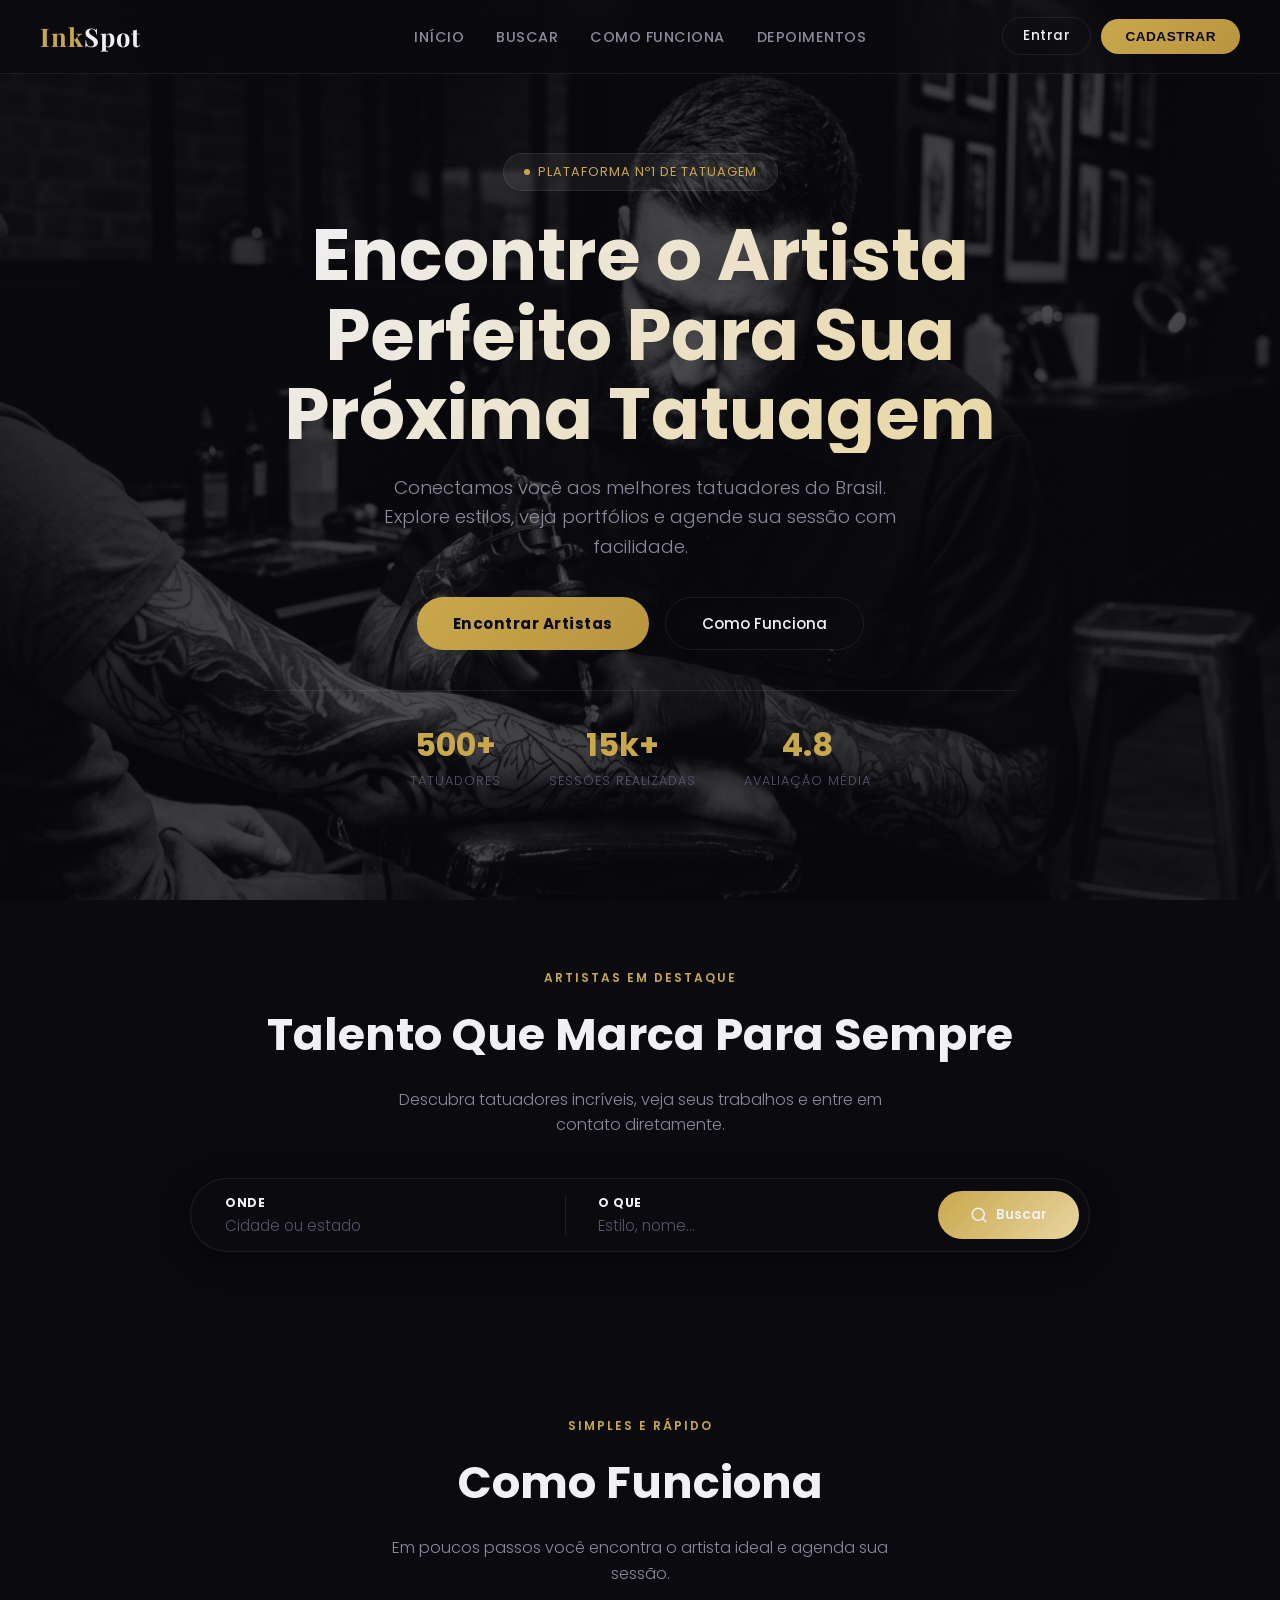
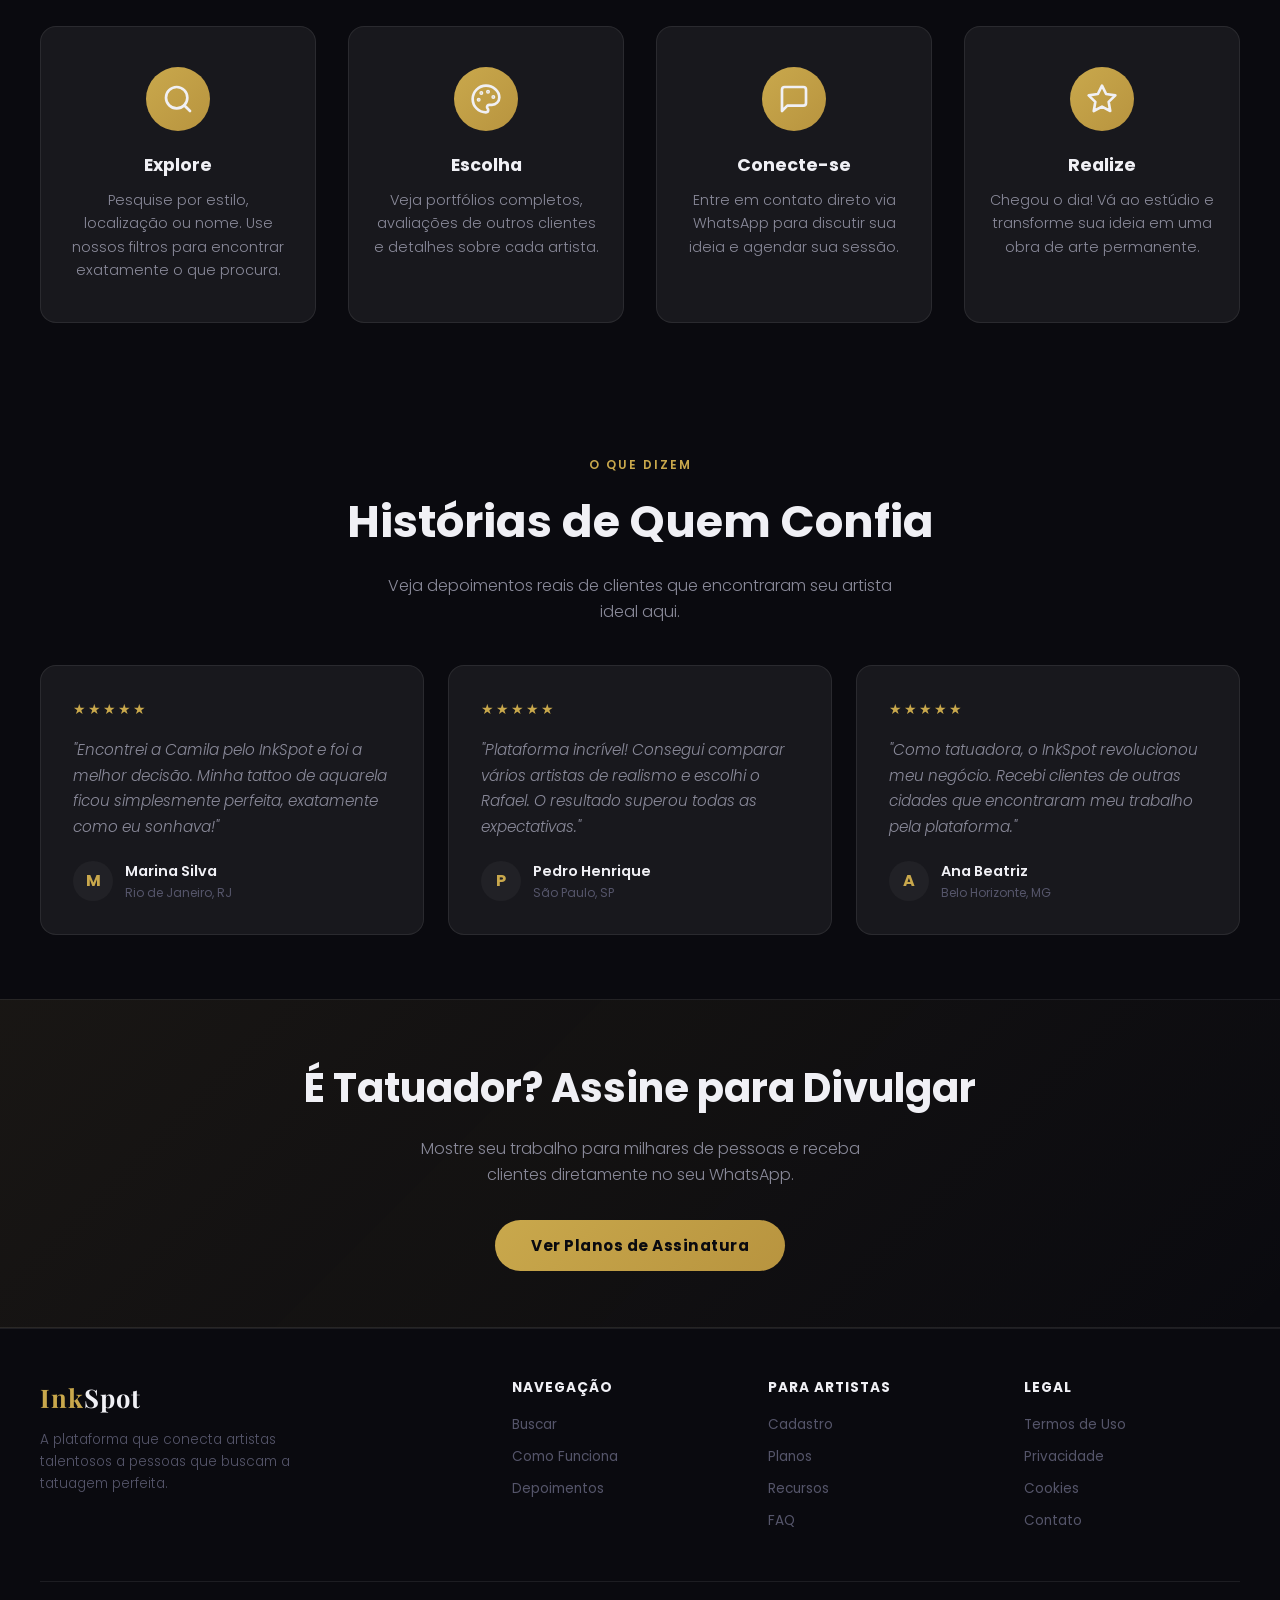
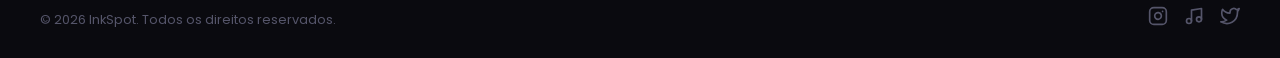
<file: Cursos/218191 - PROJETO INTEGRADOR III - NEGÓCIOS DIGITAIS (MAT) 0101-03-26-1s/AppTatto/Index.html>
<!DOCTYPE html>
<html lang="pt-BR">

<head>
  <meta charset="UTF-8">
  <meta name="viewport" content="width=device-width, initial-scale=1.0">
  <meta name="description"
    content="InkSpot — Encontre os melhores tatuadores da sua região. Veja portfólios, avaliações e agende sua sessão.">
  <title>InkSpot — Encontre Tatuadores Incríveis</title>
  <link rel="stylesheet" href="styles.css">
</head>

<body>

  <!-- Navbar -->
  <nav class="navbar" id="navbar">
    <a href="#" class="nav-logo">Ink<span>Spot</span></a>
    <ul class="nav-links" id="navLinks"><li><a href="Index.html">Início</a></li><li><a href="buscar.html">Buscar</a></li>
      <li><a href="#how">Como Funciona</a></li>
      <li><a href="#testimonials">Depoimentos</a></li>
    </ul>
    <div class="nav-right">

      <div id="navAuthArea">
        <button class="nav-login-btn" onclick="openAuth('login')">Entrar</button>
        <button class="nav-cta" onclick="openAuth('register')">Cadastrar</button>
      </div>
      <button class="nav-toggle" id="navToggle" aria-label="Menu">
        <span></span><span></span><span></span>
      </button>
    </div>
  </nav>

  <!-- Hero -->
  <section class="hero" id="hero">
    <div class="hero-bg"></div>
    <div class="hero-content">
      <div class="hero-badge">Plataforma Nº1 de Tatuagem</div>
      <h1>Encontre o Artista Perfeito Para Sua Próxima Tatuagem</h1>
      <p>Conectamos você aos melhores tatuadores do Brasil. Explore estilos, veja portfólios e agende sua sessão com
        facilidade.</p>
      <div class="hero-actions">
        <button class="btn-primary" onclick="document.getElementById('artists').scrollIntoView({behavior:'smooth'})">Encontrar Artistas</button>
        <button class="btn-outline" onclick="document.getElementById('how').scrollIntoView({behavior:'smooth'})">Como
          Funciona</button>
      </div>
      <div class="hero-stats">
        <div class="hero-stat">
          <h3>500+</h3>
          <p>Tatuadores</p>
        </div>
        <div class="hero-stat">
          <h3>15k+</h3>
          <p>Sessões Realizadas</p>
        </div>
        <div class="hero-stat">
          <h3>4.8</h3>
          <p>Avaliação Média</p>
        </div>
      </div>
    </div>
  </section>

  <!-- Artists -->
  <section class="section" id="artists">
    <div class="section-header fade-in">
      <span class="section-tag">Artistas em Destaque</span>
      <h2>Talento Que Marca Para Sempre</h2>
      <p>Descubra tatuadores incríveis, veja seus trabalhos e entre em contato diretamente.</p>
    </div>
    <!-- Search Panel (Airbnb Style) -->
    <div class="search-panel fade-in">
      <div class="search-panel-field">
        <label for="cepInput">Onde</label>
        <input type="text" id="cepInput" placeholder="Cidade ou estado">
      </div>
      <div class="search-panel-divider"></div>
      <div class="search-panel-field">
        <label for="searchInput">O que</label>
        <input type="text" id="searchInput" placeholder="Estilo, nome...">
      </div>
      <div class="search-panel-actions">
        <button class="search-panel-btn" id="searchBtn">
          <svg width="18" height="18" viewBox="0 0 24 24" fill="none" stroke="currentColor" stroke-width="2" stroke-linecap="round" stroke-linejoin="round">
            <circle cx="11" cy="11" r="8"></circle>
            <line x1="21" y1="21" x2="16.65" y2="16.65"></line>
          </svg>
          Buscar
        </button>
      </div>
    </div>
  </section>

  <!-- How It Works -->
  <section class="section" id="how">
    <div class="section-header fade-in">
      <span class="section-tag">Simples e Rápido</span>
      <h2>Como Funciona</h2>
      <p>Em poucos passos você encontra o artista ideal e agenda sua sessão.</p>
    </div>
    <div class="steps-grid">
      <div class="step-card fade-in">
        <div class="step-icon"><svg width="32" height="32" viewBox="0 0 24 24" fill="none" stroke="currentColor"
            stroke-width="2" stroke-linecap="round" stroke-linejoin="round">
            <circle cx="11" cy="11" r="8"></circle>
            <line x1="21" y1="21" x2="16.65" y2="16.65"></line>
          </svg></div>
        <h3>Explore</h3>
        <p>Pesquise por estilo, localização ou nome. Use nossos filtros para encontrar exatamente o que procura.</p>
      </div>
      <div class="step-card fade-in">
        <div class="step-icon"><svg width="32" height="32" viewBox="0 0 24 24" fill="none" stroke="currentColor"
            stroke-width="2" stroke-linecap="round" stroke-linejoin="round">
            <circle cx="13.5" cy="6.5" r=".5" fill="currentColor"></circle>
            <circle cx="17.5" cy="10.5" r=".5" fill="currentColor"></circle>
            <circle cx="8.5" cy="7.5" r=".5" fill="currentColor"></circle>
            <circle cx="6.5" cy="12.5" r=".5" fill="currentColor"></circle>
            <path
              d="M12 2C6.5 2 2 6.5 2 12s4.5 10 10 10c.926 0 1.648-.746 1.648-1.688 0-.437-.18-.835-.437-1.125-.29-.289-.438-.652-.438-1.125a1.64 1.64 0 0 1 1.668-1.668h1.996c3.051 0 5.555-2.503 5.555-5.554C21.965 6.012 17.461 2 12 2z">
            </path>
          </svg></div>
        <h3>Escolha</h3>
        <p>Veja portfólios completos, avaliações de outros clientes e detalhes sobre cada artista.</p>
      </div>
      <div class="step-card fade-in">
        <div class="step-icon"><svg width="32" height="32" viewBox="0 0 24 24" fill="none" stroke="currentColor"
            stroke-width="2" stroke-linecap="round" stroke-linejoin="round">
            <path d="M21 15a2 2 0 0 1-2 2H7l-4 4V5a2 2 0 0 1 2-2h14a2 2 0 0 1 2 2z"></path>
          </svg></div>
        <h3>Conecte-se</h3>
        <p>Entre em contato direto via WhatsApp para discutir sua ideia e agendar sua sessão.</p>
      </div>
      <div class="step-card fade-in">
        <div class="step-icon"><svg width="32" height="32" viewBox="0 0 24 24" fill="none" stroke="currentColor"
            stroke-width="2" stroke-linecap="round" stroke-linejoin="round">
            <polygon
              points="12 2 15.09 8.26 22 9.27 17 14.14 18.18 21.02 12 17.77 5.82 21.02 7 14.14 2 9.27 8.91 8.26 12 2">
            </polygon>
          </svg></div>
        <h3>Realize</h3>
        <p>Chegou o dia! Vá ao estúdio e transforme sua ideia em uma obra de arte permanente.</p>
      </div>
    </div>
  </section>

  <!-- Testimonials -->
  <section class="section" id="testimonials">
    <div class="section-header fade-in">
      <span class="section-tag">O Que Dizem</span>
      <h2>Histórias de Quem Confia</h2>
      <p>Veja depoimentos reais de clientes que encontraram seu artista ideal aqui.</p>
    </div>
    <div class="testimonials-grid">
      <div class="testimonial-card fade-in">
        <div class="testimonial-stars">★★★★★</div>
        <blockquote>"Encontrei a Camila pelo InkSpot e foi a melhor decisão. Minha tattoo de aquarela ficou simplesmente
          perfeita, exatamente como eu sonhava!"</blockquote>
        <div class="testimonial-author">
          <div class="testimonial-author-avatar">M</div>
          <div class="testimonial-author-info">
            <p>Marina Silva</p>
            <p>Rio de Janeiro, RJ</p>
          </div>
        </div>
      </div>
      <div class="testimonial-card fade-in">
        <div class="testimonial-stars">★★★★★</div>
        <blockquote>"Plataforma incrível! Consegui comparar vários artistas de realismo e escolhi o Rafael. O resultado
          superou todas as expectativas."</blockquote>
        <div class="testimonial-author">
          <div class="testimonial-author-avatar">P</div>
          <div class="testimonial-author-info">
            <p>Pedro Henrique</p>
            <p>São Paulo, SP</p>
          </div>
        </div>
      </div>
      <div class="testimonial-card fade-in">
        <div class="testimonial-stars">★★★★★</div>
        <blockquote>"Como tatuadora, o InkSpot revolucionou meu negócio. Recebi clientes de outras cidades que
          encontraram meu trabalho pela plataforma."</blockquote>
        <div class="testimonial-author">
          <div class="testimonial-author-avatar">A</div>
          <div class="testimonial-author-info">
            <p>Ana Beatriz</p>
            <p>Belo Horizonte, MG</p>
          </div>
        </div>
      </div>
    </div>
  </section>

  <!-- CTA -->
  <section class="cta-section fade-in">
    <h2>É Tatuador? Assine para Divulgar</h2>
    <p>Mostre seu trabalho para milhares de pessoas e receba clientes diretamente no seu WhatsApp.</p>
    <button class="btn-primary" onclick="openAuth('register')">Ver Planos de Assinatura</button>
  </section>

  <!-- Footer -->
  <footer class="footer">
    <div class="footer-grid">
      <div class="footer-brand">
        <a href="#" class="nav-logo">Ink<span>Spot</span></a>
        <p>A plataforma que conecta artistas talentosos a pessoas que buscam a tatuagem perfeita.</p>
      </div>
      <div class="footer-col">
        <h4>Navegação</h4>
        <a href="buscar.html">Buscar</a>
        <a href="#how">Como Funciona</a>
        <a href="#testimonials">Depoimentos</a>
      </div>
      <div class="footer-col">
        <h4>Para Artistas</h4>
        <a href="#">Cadastro</a>
        <a href="#">Planos</a>
        <a href="#">Recursos</a>
        <a href="#">FAQ</a>
      </div>
      <div class="footer-col">
        <h4>Legal</h4>
        <a href="#">Termos de Uso</a>
        <a href="#">Privacidade</a>
        <a href="#">Cookies</a>
        <a href="#">Contato</a>
      </div>
    </div>
    <div class="footer-bottom">
      <span>© 2026 InkSpot. Todos os direitos reservados.</span>
      <div class="footer-socials">
        <a href="#" aria-label="Instagram"><svg width="20" height="20" viewBox="0 0 24 24" fill="none"
            stroke="currentColor" stroke-width="2" stroke-linecap="round" stroke-linejoin="round">
            <rect x="2" y="2" width="20" height="20" rx="5" ry="5"></rect>
            <path d="M16 11.37A4 4 0 1 1 12.63 8 4 4 0 0 1 16 11.37z"></path>
            <line x1="17.5" y1="6.5" x2="17.51" y2="6.5"></line>
          </svg></a>
        <a href="#" aria-label="TikTok"><svg width="20" height="20" viewBox="0 0 24 24" fill="none"
            stroke="currentColor" stroke-width="2" stroke-linecap="round" stroke-linejoin="round">
            <path d="M9 18V5l12-2v13"></path>
            <circle cx="6" cy="18" r="3"></circle>
            <circle cx="18" cy="16" r="3"></circle>
          </svg></a>
        <a href="#" aria-label="Twitter"><svg width="20" height="20" viewBox="0 0 24 24" fill="none"
            stroke="currentColor" stroke-width="2" stroke-linecap="round" stroke-linejoin="round">
            <path
              d="M23 3a10.9 10.9 0 0 1-3.14 1.53 4.48 4.48 0 0 0-7.86 3v1A10.66 10.66 0 0 1 3 4s-4 9 5 13a11.64 11.64 0 0 1-7 2c9 5 20 0 20-11.5a4.5 4.5 0 0 0-.08-.83A7.72 7.72 0 0 0 23 3z">
            </path>
          </svg></a>
      </div>
    </div>
  </footer>

  <!-- Modal -->
  <div class="modal-overlay" id="modalOverlay">
    <div class="modal" id="modalContent"></div>
  </div>

  <!-- Auth Modal -->
  <div class="modal-overlay" id="authOverlay">
    <div class="auth-modal" id="authModal"></div>
  </div>

  <script src="app.js"></script>
  <script src="auth.js"></script>
</body>

</html>
</file>
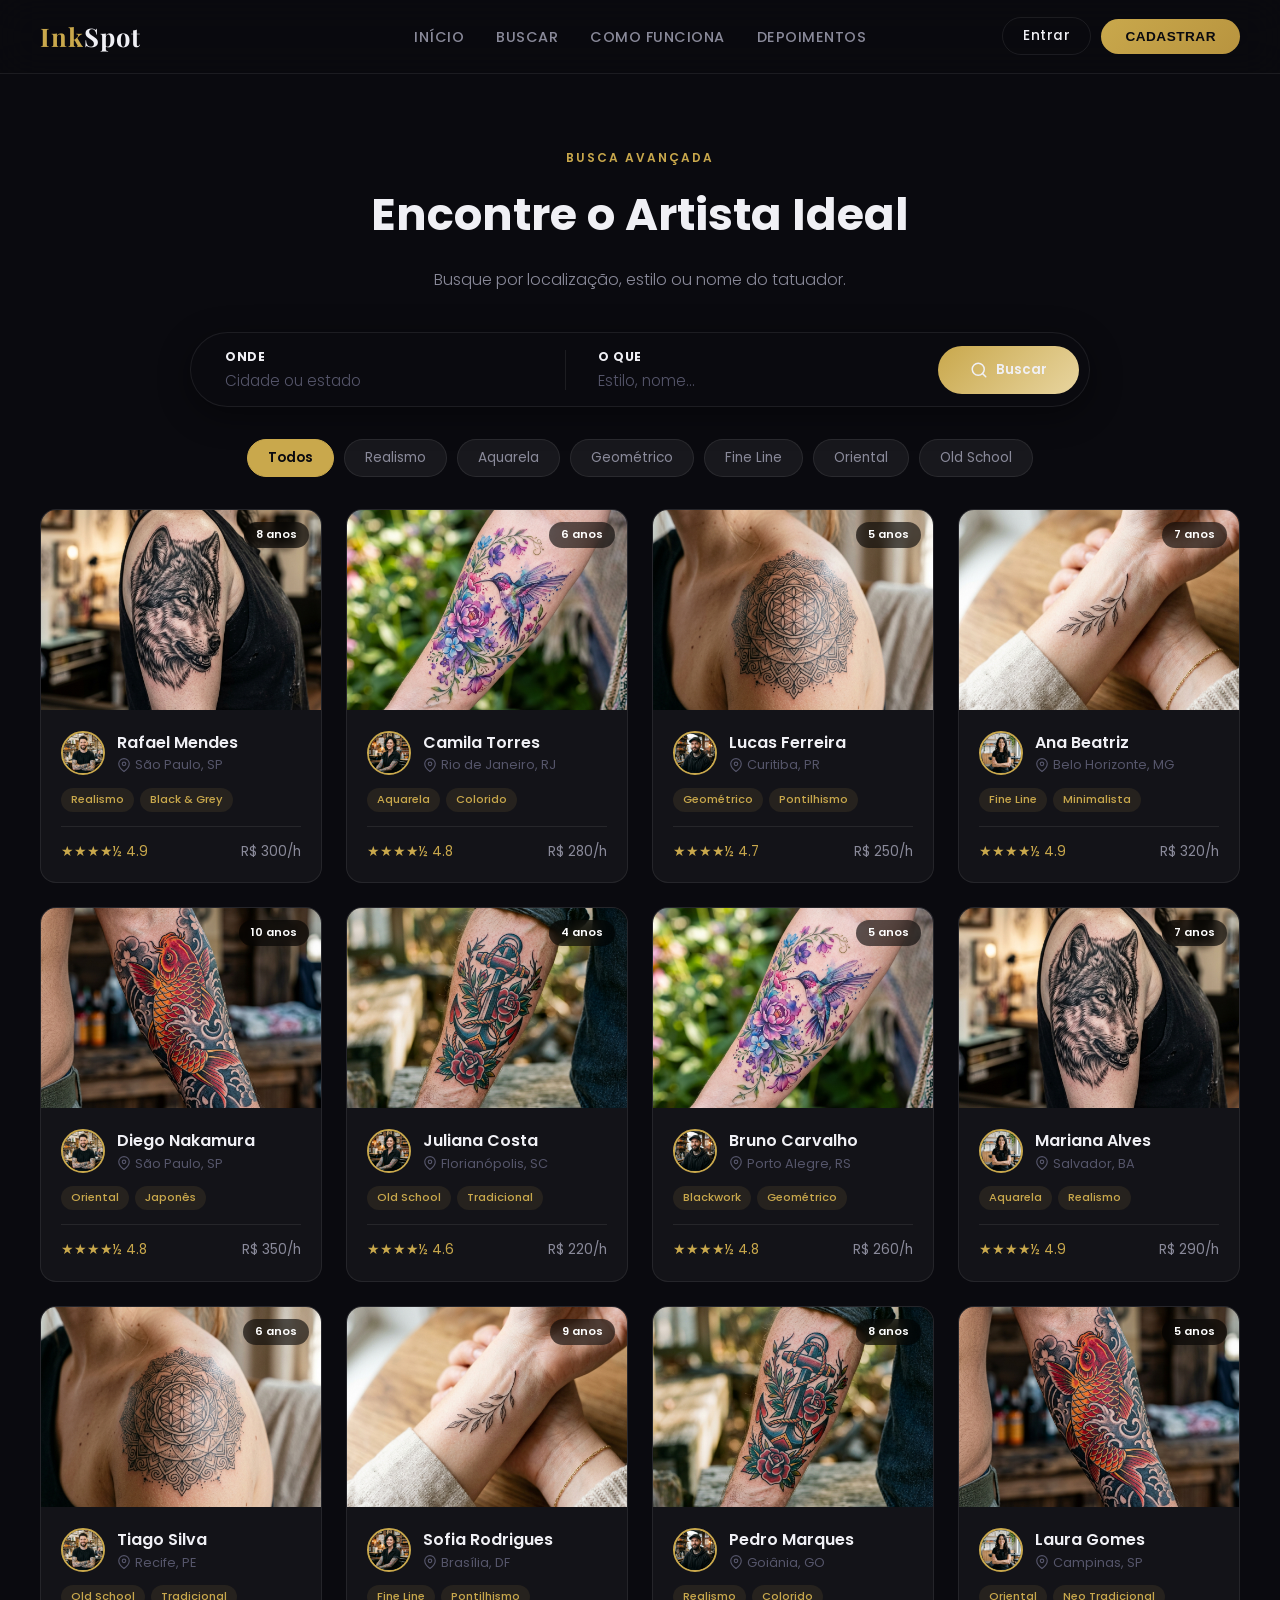
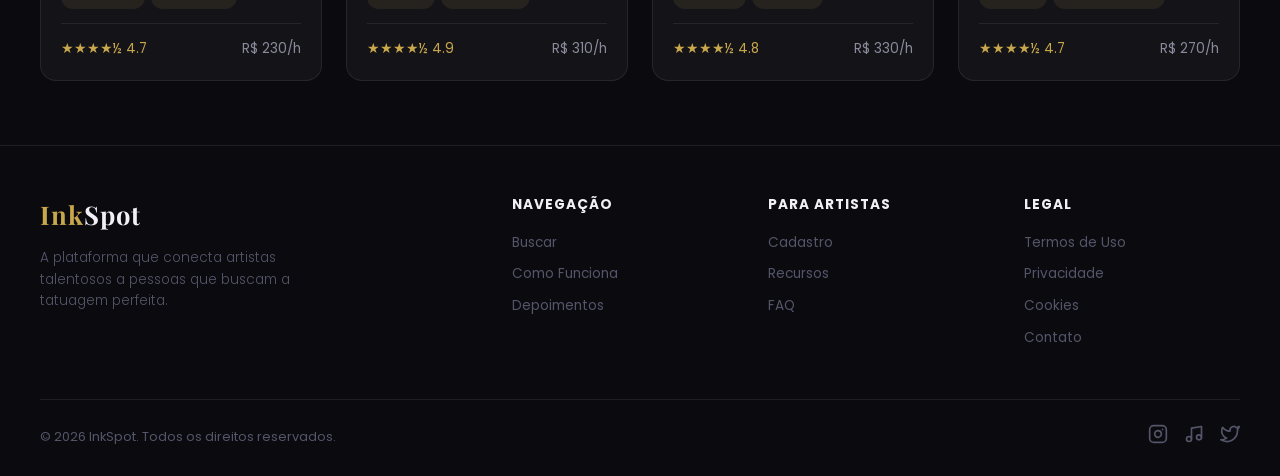
<file: Cursos/218191 - PROJETO INTEGRADOR III - NEGÓCIOS DIGITAIS (MAT) 0101-03-26-1s/AppTatto/buscar.html>
<!DOCTYPE html>
<html lang="pt-BR">

<head>
  <meta charset="UTF-8">
  <meta name="viewport" content="width=device-width, initial-scale=1.0">
  <meta name="description"
    content="InkSpot — Encontre os melhores tatuadores da sua região. Veja portfólios, avaliações e agende sua sessão.">
  <title>Buscar Artistas — InkSpot</title>
  <link rel="stylesheet" href="styles.css">
</head>

<body>

  <!-- Navbar -->
  <nav class="navbar" id="navbar">
    <a href="Index.html" class="nav-logo">Ink<span>Spot</span></a>
    <ul class="nav-links" id="navLinks">
      <li><a href="Index.html">Início</a></li>
      <li><a href="buscar.html">Buscar</a></li>
      <li><a href="Index.html#how">Como Funciona</a></li>
      <li><a href="Index.html#testimonials">Depoimentos</a></li>
    </ul>
    <div class="nav-right">

      <div id="navAuthArea">
        <button class="nav-login-btn" onclick="openAuth('login')">Entrar</button>
        <button class="nav-cta" onclick="openAuth('register')">Cadastrar</button>
      </div>
      <button class="nav-toggle" id="navToggle" aria-label="Menu">
        <span></span><span></span><span></span>
      </button>
    </div>
  </nav>

  <!-- Hero Search -->
  <section class="section" id="artists" style="margin-top: 80px;">
    <div class="section-header fade-in">
      <span class="section-tag">Busca Avançada</span>
      <h2>Encontre o Artista Ideal</h2>
      <p>Busque por localização, estilo ou nome do tatuador.</p>
    </div>

    <!-- Search Panel (Airbnb Style) -->
    <div class="search-panel fade-in">
      <div class="search-panel-field">
        <label for="cepInput">Onde</label>
        <input type="text" id="cepInput" placeholder="Cidade ou estado">
      </div>
      <div class="search-panel-divider"></div>
      <div class="search-panel-field">
        <label for="searchInput">O que</label>
        <input type="text" id="searchInput" placeholder="Estilo, nome...">
      </div>
      <div class="search-panel-actions">
        <button class="search-panel-btn" id="searchBtn">
          <svg width="18" height="18" viewBox="0 0 24 24" fill="none" stroke="currentColor" stroke-width="2" stroke-linecap="round" stroke-linejoin="round">
            <circle cx="11" cy="11" r="8"></circle>
            <line x1="21" y1="21" x2="16.65" y2="16.65"></line>
          </svg>
          Buscar
        </button>
      </div>
    </div>

    <div class="style-filters fade-in">
      <button class="filter-btn active" data-style="all">Todos</button>
      <button class="filter-btn" data-style="realismo">Realismo</button>
      <button class="filter-btn" data-style="aquarela">Aquarela</button>
      <button class="filter-btn" data-style="geométrico">Geométrico</button>
      <button class="filter-btn" data-style="fine line">Fine Line</button>
      <button class="filter-btn" data-style="oriental">Oriental</button>
      <button class="filter-btn" data-style="old school">Old School</button>
    </div>
    <div class="artists-grid" id="artistsGrid"></div>
  </section>

  <!-- Footer -->
  <footer class="footer">
    <div class="footer-grid">
      <div class="footer-brand">
        <a href="Index.html" class="nav-logo">Ink<span>Spot</span></a>
        <p>A plataforma que conecta artistas talentosos a pessoas que buscam a tatuagem perfeita.</p>
      </div>
      <div class="footer-col">
        <h4>Navegação</h4>
        <a href="buscar.html">Buscar</a>
        <a href="Index.html#how">Como Funciona</a>
        <a href="Index.html#testimonials">Depoimentos</a>
      </div>
      <div class="footer-col">
        <h4>Para Artistas</h4>
        <a href="#">Cadastro</a>
        <a href="#">Recursos</a>
        <a href="#">FAQ</a>
      </div>
      <div class="footer-col">
        <h4>Legal</h4>
        <a href="#">Termos de Uso</a>
        <a href="#">Privacidade</a>
        <a href="#">Cookies</a>
        <a href="#">Contato</a>
      </div>
    </div>
    <div class="footer-bottom">
      <span>© 2026 InkSpot. Todos os direitos reservados.</span>
      <div class="footer-socials">
        <a href="#" aria-label="Instagram"><svg width="20" height="20" viewBox="0 0 24 24" fill="none"
            stroke="currentColor" stroke-width="2" stroke-linecap="round" stroke-linejoin="round">
            <rect x="2" y="2" width="20" height="20" rx="5" ry="5"></rect>
            <path d="M16 11.37A4 4 0 1 1 12.63 8 4 4 0 0 1 16 11.37z"></path>
            <line x1="17.5" y1="6.5" x2="17.51" y2="6.5"></line>
          </svg></a>
        <a href="#" aria-label="TikTok"><svg width="20" height="20" viewBox="0 0 24 24" fill="none"
            stroke="currentColor" stroke-width="2" stroke-linecap="round" stroke-linejoin="round">
            <path d="M9 18V5l12-2v13"></path>
            <circle cx="6" cy="18" r="3"></circle>
            <circle cx="18" cy="16" r="3"></circle>
          </svg></a>
        <a href="#" aria-label="Twitter"><svg width="20" height="20" viewBox="0 0 24 24" fill="none"
            stroke="currentColor" stroke-width="2" stroke-linecap="round" stroke-linejoin="round">
            <path
              d="M23 3a10.9 10.9 0 0 1-3.14 1.53 4.48 4.48 0 0 0-7.86 3v1A10.66 10.66 0 0 1 3 4s-4 9 5 13a11.64 11.64 0 0 1-7 2c9 5 20 0 20-11.5a4.5 4.5 0 0 0-.08-.83A7.72 7.72 0 0 0 23 3z">
            </path>
          </svg></a>
      </div>
    </div>
  </footer>

  <!-- Modal -->
  <div class="modal-overlay" id="modalOverlay">
    <div class="modal" id="modalContent"></div>
  </div>

  <!-- Auth Modal -->
  <div class="modal-overlay" id="authOverlay">
    <div class="auth-modal" id="authModal"></div>
  </div>

  <script src="app.js"></script>
  <script src="auth.js"></script>
</body>

</html>
</file>
<file: Cursos/218191 - PROJETO INTEGRADOR III - NEGÓCIOS DIGITAIS (MAT) 0101-03-26-1s/AppTatto/styles.css>
@import url('https://fonts.googleapis.com/css2?family=Poppins:wght@300;400;500;600;700;800;900&family=Playfair+Display:ital,wght@0,700;1,700&display=swap');

*, *::before, *::after { margin: 0; padding: 0; box-sizing: border-box; }

:root {
  --bg-primary: #ffffff;
  --bg-secondary: #f0f0f5;
  --bg-card: rgba(0,0,0,0.03);
  --bg-glass: rgba(0,0,0,0.04);
  --border-glass: rgba(0,0,0,0.1);
  --text-primary: #000000;
  --text-secondary: #333333;
  --text-muted: #666666;
  --accent: #b8943f;
  --accent-glow: rgba(184,148,63,0.25);
  --accent-2: #8a7030;
  --danger: #ff4757;
  --success: #2ed573;
  --radius: 16px;
  --radius-sm: 10px;
  --radius-full: 999px;
  --shadow: 0 8px 32px rgba(0,0,0,0.1);
  --transition: 0.3s cubic-bezier(0.4, 0, 0.2, 1);
  --nav-bg: rgba(255,255,255,0.8);
  --nav-bg-scroll: rgba(255,255,255,0.95);
  --hero-overlay: linear-gradient(135deg, rgba(255,255,255,0.92) 0%, rgba(255,255,255,0.7) 50%, rgba(255,255,255,0.85) 100%);
  --gallery-overlay: rgba(255,255,255,0.9);
  --mobile-nav-bg: rgba(255,255,255,0.98);
  --card-hover-shadow: 0 12px 40px rgba(0,0,0,0.15);
  --modal-overlay-bg: rgba(0,0,0,0.5);

  --bg-primary: #0a0a0f;
  --bg-secondary: #12121a;
  --bg-card: rgba(255,255,255,0.04);
  --bg-glass: rgba(255,255,255,0.06);
  --border-glass: rgba(255,255,255,0.08);
  --text-primary: #f0f0f5;
  --text-secondary: #8a8a9a;
  --text-muted: #55556a;
  --accent: #c9a84c;
  --accent-glow: rgba(201,168,76,0.3);
  --accent-2: #e8d5a0;
  --shadow: 0 8px 32px rgba(0,0,0,0.4);
  --nav-bg: rgba(10,10,15,0.7);
  --nav-bg-scroll: rgba(10,10,15,0.95);
  --hero-overlay: linear-gradient(135deg, rgba(10,10,15,0.92) 0%, rgba(10,10,15,0.7) 50%, rgba(10,10,15,0.85) 100%);
  --gallery-overlay: rgba(10,10,15,0.9);
  --mobile-nav-bg: rgba(10,10,15,0.98);
  --card-hover-shadow: 0 12px 40px rgba(0,0,0,0.5);
  --modal-overlay-bg: rgba(0,0,0,0.8);
}



html { scroll-behavior: smooth; }

body {
  font-family: 'Poppins', sans-serif;
  background: var(--bg-primary);
  color: var(--text-primary);
  line-height: 1.6;
  overflow-x: hidden;
  min-height: 100vh;
}

/* ── Scrollbar ── */
::-webkit-scrollbar { width: 6px; }
::-webkit-scrollbar-track { background: transparent; }
::-webkit-scrollbar-thumb { background: var(--accent); border-radius: 3px; }

/* ── Navigation ── */
.navbar {
  position: fixed; top: 0; left: 0; right: 0; z-index: 1000;
  display: flex; align-items: center; justify-content: space-between;
  padding: 16px 40px;
  background: var(--nav-bg);
  backdrop-filter: blur(20px); -webkit-backdrop-filter: blur(20px);
  border-bottom: 1px solid var(--border-glass);
  transition: var(--transition);
}
.navbar.scrolled { background: var(--nav-bg-scroll); padding: 10px 40px; }
.nav-logo {
  font-family: 'Playfair Display', serif;
  font-size: 1.6rem; font-weight: 700; color: var(--accent);
  text-decoration: none; letter-spacing: 1px;
}
.nav-logo span { color: var(--text-primary); }
.nav-links { position: absolute; left: 50%; transform: translateX(-50%); display: flex; gap: 32px; list-style: none; }
.nav-links a {
  color: var(--text-secondary); text-decoration: none; font-weight: 500;
  font-size: 0.9rem; letter-spacing: 0.5px; text-transform: uppercase;
  transition: var(--transition); position: relative;
}
.nav-links a::after {
  content: ''; position: absolute; bottom: -4px; left: 0; width: 0; height: 2px;
  background: var(--accent); transition: var(--transition);
}
.nav-links a:hover { color: var(--accent); }
.nav-links a:hover::after { width: 100%; }
.nav-cta {
  background: linear-gradient(135deg, var(--accent), #b8943f);
  color: #0a0a0f; border: none; padding: 10px 24px;
  border-radius: var(--radius-full); font-weight: 600; font-size: 0.85rem;
  cursor: pointer; letter-spacing: 0.5px; text-transform: uppercase;
  transition: var(--transition);
}
.nav-cta:hover { transform: translateY(-2px); box-shadow: 0 4px 20px var(--accent-glow); }
.nav-right { display: flex; align-items: center; gap: 12px; }
.theme-toggle {
  background: var(--bg-glass); border: 1px solid var(--border-glass);
  width: 40px; height: 40px; border-radius: 50%; cursor: pointer;
  display: flex; align-items: center; justify-content: center;
  font-size: 1.1rem; transition: var(--transition); color: var(--text-primary);
}
.theme-toggle:hover { border-color: var(--accent); background: var(--accent-glow); }
.nav-toggle { display: none; flex-direction: column; gap: 5px; cursor: pointer; background: none; border: none; padding: 4px; }
.nav-toggle span { width: 24px; height: 2px; background: var(--text-primary); transition: var(--transition); display: block; }
.nav-toggle.active span:nth-child(1) { transform: rotate(45deg) translate(5px, 5px); }
.nav-toggle.active span:nth-child(2) { opacity: 0; }
.nav-toggle.active span:nth-child(3) { transform: rotate(-45deg) translate(5px, -5px); }

/* ── Hero ── */
.hero {
  position: relative; min-height: 100vh;
  display: flex; align-items: center; justify-content: center;
  overflow: hidden; padding-top: 80px;
}
.hero-bg {
  position: absolute; inset: 0;
  background: url('assets/images/hero-bg.png') center/cover no-repeat;
}
.hero-bg::after {
  content: ''; position: absolute; inset: 0;
  background: var(--hero-overlay);
}
.hero-content {
  position: relative; z-index: 2; text-align: center;
  max-width: 800px; padding: 0 24px;
  animation: fadeUp 1s ease-out;
}
.hero-badge {
  display: inline-flex; align-items: center; gap: 8px;
  background: var(--bg-glass); border: 1px solid var(--border-glass);
  padding: 8px 20px; border-radius: var(--radius-full);
  font-size: 0.8rem; color: var(--accent); letter-spacing: 1px;
  text-transform: uppercase; margin-bottom: 24px;
}
.hero-badge::before { content: ''; width: 6px; height: 6px; background: var(--accent); border-radius: 50%; animation: pulse 2s infinite; }
.hero h1 {
  font-family: 'Poppins', sans-serif;
  font-size: clamp(2.5rem, 6vw, 4.5rem);
  line-height: 1.1; margin-bottom: 20px;
  background: linear-gradient(135deg, var(--text-primary), var(--accent-2));
  -webkit-background-clip: text; -webkit-text-fill-color: transparent;
  background-clip: text;
}
.hero p { color: var(--text-secondary); font-size: 1.15rem; max-width: 560px; margin: 0 auto 36px; font-weight: 300; }
.hero-actions { display: flex; gap: 16px; justify-content: center; flex-wrap: wrap; }
.btn-primary {
  background: linear-gradient(135deg, var(--accent), #b8943f);
  color: #0a0a0f; border: none; padding: 14px 36px;
  border-radius: var(--radius-full); font-weight: 700; font-size: 0.95rem;
  cursor: pointer; letter-spacing: 0.5px; transition: var(--transition);
  font-family: 'Poppins', sans-serif;
}
.btn-primary:hover { transform: translateY(-3px); box-shadow: 0 8px 30px var(--accent-glow); }
.btn-outline {
  background: transparent; color: var(--text-primary);
  border: 1px solid var(--border-glass); padding: 14px 36px;
  border-radius: var(--radius-full); font-weight: 500; font-size: 0.95rem;
  cursor: pointer; transition: var(--transition); backdrop-filter: blur(10px);
  font-family: 'Poppins', sans-serif;
}
.btn-outline:hover { border-color: var(--accent); color: var(--accent); transform: translateY(-3px); }
.hero-stats {
  display: flex; justify-content: center; gap: 48px; margin-top: 40px;
  padding-top: 28px; border-top: 1px solid var(--border-glass);
}
.hero-stat h3 { font-size: 2rem; color: var(--accent); font-weight: 700; }
.hero-stat p { font-size: 0.8rem; color: var(--text-muted); text-transform: uppercase; letter-spacing: 1px; }

/* ── Section Layout ── */
.section { padding: 64px 40px; max-width: 1280px; margin: 0 auto; }
.section-header { text-align: center; margin-bottom: 40px; }
.section-tag {
  display: inline-block; font-size: 0.75rem; text-transform: uppercase;
  letter-spacing: 2px; color: var(--accent); margin-bottom: 12px; font-weight: 600;
}
.section-header h2 {
  font-family: 'Poppins', sans-serif; font-size: clamp(1.8rem, 4vw, 2.8rem);
  margin-bottom: 16px;
}
.section-header p { color: var(--text-secondary); max-width: 520px; margin: 0 auto; font-weight: 300; }

/* ── Search Bar ── */
.search-bar {
  display: flex; gap: 12px; max-width: 700px; margin: 0 auto 32px;
  background: var(--bg-glass); border: 1px solid var(--border-glass);
  border-radius: var(--radius-full); padding: 6px;
  backdrop-filter: blur(10px);
}
.search-bar input {
  flex: 1; background: transparent; border: none; outline: none;
  color: var(--text-primary); padding: 12px 20px; font-size: 0.95rem;
  font-family: 'Poppins', sans-serif;
}
.search-bar input::placeholder { color: var(--text-muted); }
.search-bar button {
  background: linear-gradient(135deg, var(--accent), #b8943f);
  color: #0a0a0f; border: none; padding: 12px 28px;
  border-radius: var(--radius-full); font-weight: 600; cursor: pointer;
  transition: var(--transition); font-family: 'Poppins', sans-serif;
}
.search-bar button:hover { box-shadow: 0 4px 20px var(--accent-glow); }

/* ── Style Filters ── */
.style-filters {
  display: flex; gap: 10px; justify-content: center; flex-wrap: wrap; margin-bottom: 32px;
}
.filter-btn {
  background: var(--bg-glass); border: 1px solid var(--border-glass);
  color: var(--text-secondary); padding: 8px 20px;
  border-radius: var(--radius-full); font-size: 0.85rem; cursor: pointer;
  transition: var(--transition); font-family: 'Poppins', sans-serif;
}
.filter-btn:hover, .filter-btn.active {
  background: var(--accent); color: #0a0a0f; border-color: var(--accent); font-weight: 600;
}

/* ── Artist Cards ── */
.artists-grid {
  display: grid;
  grid-template-columns: repeat(auto-fill, minmax(280px, 1fr));
  gap: 24px;
}
.artist-card {
  background: var(--bg-card);
  border: 1px solid var(--border-glass);
  border-radius: var(--radius);
  overflow: hidden; cursor: pointer;
  transition: var(--transition);
}
.artist-card:hover {
  transform: translateY(-8px);
  border-color: rgba(201,168,76,0.3);
  box-shadow: var(--card-hover-shadow);
}
.artist-card-img {
  position: relative; width: 100%; height: 200px; overflow: hidden;
}
.artist-card-img img { width: 100%; height: 100%; object-fit: cover; transition: var(--transition); }
.artist-card:hover .artist-card-img img { transform: scale(1.05); }
.artist-badge-overlay {
  position: absolute; top: 12px; right: 12px;
  background: rgba(0,0,0,0.6); backdrop-filter: blur(8px);
  padding: 4px 12px; border-radius: var(--radius-full);
  font-size: 0.7rem; color: #ffffff; font-weight: 600;
}
.artist-card-body { padding: 20px; }
.artist-card-header { display: flex; align-items: center; gap: 12px; margin-bottom: 12px; }
.artist-avatar {
  width: 44px; height: 44px; border-radius: 50%; object-fit: cover;
  border: 2px solid var(--accent);
}
.artist-card-name h3 { font-size: 1rem; font-weight: 600; }
.artist-card-name p { font-size: 0.8rem; color: var(--text-muted); }
.artist-card-tags { display: flex; gap: 6px; flex-wrap: wrap; margin-bottom: 14px; }
.tag {
  background: rgba(201,168,76,0.1); color: var(--accent);
  padding: 3px 10px; border-radius: var(--radius-full);
  font-size: 0.7rem; font-weight: 500;
}
.artist-card-footer {
  display: flex; justify-content: space-between; align-items: center;
  padding-top: 14px; border-top: 1px solid var(--border-glass);
}
.artist-rating { display: flex; align-items: center; gap: 4px; font-size: 0.85rem; color: var(--accent); }
.artist-price { font-size: 0.85rem; color: var(--text-secondary); }

/* ── Location Search ── */
.location-search {
  max-width: 800px; margin: 0 auto 48px;
  background: var(--bg-glass); border: 1px solid var(--border-glass);
  border-radius: var(--radius); padding: 24px;
  backdrop-filter: blur(10px);
}
.location-selects {
  display: flex; gap: 16px; align-items: flex-end; flex-wrap: wrap;
}
.location-field {
  flex: 1; min-width: 200px; display: flex; flex-direction: column; gap: 8px;
}
.location-field label {
  font-size: 0.85rem; color: var(--text-secondary); text-transform: uppercase; letter-spacing: 1px; font-weight: 500;
}
.location-field select {
  width: 100%; padding: 14px 20px; background: var(--bg-card);
  border: 1px solid var(--border-glass); border-radius: var(--radius-sm);
  color: var(--text-primary); font-family: 'Poppins', sans-serif;
  font-size: 0.95rem; outline: none; appearance: none;
  cursor: pointer; transition: var(--transition);
  background-image: url("data:image/svg+xml;charset=UTF-8,%3csvg xmlns='http://www.w3.org/2000/svg' viewBox='0 0 24 24' fill='none' stroke='currentColor' stroke-width='2' stroke-linecap='round' stroke-linejoin='round'%3e%3cpolyline points='6 9 12 15 18 9'%3e%3c/polyline%3e%3c/svg%3e");
  background-repeat: no-repeat; background-position: right 1rem center; background-size: 1em;
}
.location-field select:focus { border-color: var(--accent); }
.location-field select:disabled { opacity: 0.5; cursor: not-allowed; }
.location-field select option { background: var(--bg-secondary); color: var(--text-primary); }

.location-search-btn {
  padding: 14px 32px; height: 50px; white-space: nowrap; font-size: 0.95rem;
}

.popular-cities {
  margin-bottom: 48px;
}
.popular-cities-title {
  font-size: 1.1rem; color: var(--accent); margin-bottom: 16px; font-weight: 600; text-align: center;
}
.popular-cities-grid {
  display: flex; gap: 12px; justify-content: center; flex-wrap: wrap;
}
.popular-city-card {
  background: var(--bg-glass); border: 1px solid var(--border-glass);
  padding: 12px 24px; border-radius: var(--radius-full);
  cursor: pointer; transition: var(--transition);
  display: flex; align-items: center; gap: 8px;
}
.popular-city-card:hover {
  border-color: var(--accent); background: var(--accent-glow); transform: translateY(-2px);
}
.popular-city-card h4 { font-size: 0.9rem; font-weight: 500; }
.popular-city-card span { font-size: 0.75rem; color: var(--text-muted); background: var(--bg-card); padding: 2px 8px; border-radius: var(--radius-full); }

.location-results {
  display: none;
}
.location-results.active {
  display: block;
}

/* ── How It Works ── */
.steps-grid { display: grid; grid-template-columns: repeat(auto-fit, minmax(240px, 1fr)); gap: 32px; }
.step-card {
  text-align: center; padding: 40px 24px;
  background: var(--bg-glass); border: 1px solid var(--border-glass);
  border-radius: var(--radius); transition: var(--transition);
}
.step-card:hover { border-color: rgba(201,168,76,0.3); transform: translateY(-4px); }
.step-icon {
  width: 64px; height: 64px; margin: 0 auto 20px;
  background: linear-gradient(135deg, var(--accent), #b8943f);
  border-radius: 50%; display: flex; align-items: center; justify-content: center;
  font-size: 1.5rem;
}
.step-card h3 { margin-bottom: 10px; font-size: 1.1rem; }
.step-card p { color: var(--text-secondary); font-size: 0.9rem; font-weight: 300; }

/* ── Testimonials ── */
.testimonials-grid { display: grid; grid-template-columns: repeat(auto-fit, minmax(300px, 1fr)); gap: 24px; }
.testimonial-card {
  background: var(--bg-glass); border: 1px solid var(--border-glass);
  border-radius: var(--radius); padding: 32px;
  transition: var(--transition);
}
.testimonial-card:hover { border-color: rgba(201,168,76,0.2); }
.testimonial-stars { color: var(--accent); font-size: 0.9rem; margin-bottom: 16px; letter-spacing: 2px; }
.testimonial-card blockquote { font-size: 0.95rem; color: var(--text-secondary); font-style: italic; margin-bottom: 20px; font-weight: 300; line-height: 1.7; }
.testimonial-author { display: flex; align-items: center; gap: 12px; }
.testimonial-author-avatar { width: 40px; height: 40px; border-radius: 50%; background: var(--bg-card); display: flex; align-items: center; justify-content: center; font-weight: 700; color: var(--accent); font-size: 1rem; }
.testimonial-author-info p:first-child { font-weight: 600; font-size: 0.9rem; }
.testimonial-author-info p:last-child { font-size: 0.75rem; color: var(--text-muted); }

/* ── CTA Section ── */
.cta-section {
  text-align: center; padding: 56px 40px;
  background: linear-gradient(135deg, rgba(201,168,76,0.08) 0%, transparent 100%);
  border-top: 1px solid var(--border-glass); border-bottom: 1px solid var(--border-glass);
}
.cta-section h2 { font-family: 'Poppins', sans-serif; font-size: clamp(1.8rem, 4vw, 2.5rem); margin-bottom: 16px; }
.cta-section p { color: var(--text-secondary); max-width: 480px; margin: 0 auto 32px; font-weight: 300; }

/* ── Plans ── */
.plans-grid { display: grid; grid-template-columns: repeat(3, 1fr); gap: 24px; margin-top: 40px; }
.plan-card {
  background: var(--bg-card); border: 1px solid var(--border-glass);
  border-radius: var(--radius); padding: 32px 24px;
  display: flex; flex-direction: column; gap: 16px; position: relative;
  transition: var(--transition);
}
.plan-card:hover { transform: translateY(-4px); border-color: var(--accent); box-shadow: var(--shadow); }
.plan-card.featured {
  background: linear-gradient(180deg, rgba(201,168,76,0.05) 0%, var(--bg-card) 100%);
  border-color: var(--accent);
}
.plan-badge {
  position: absolute; top: -12px; left: 50%; transform: translateX(-50%);
  background: var(--accent); color: #0a0a0f; font-size: 0.75rem; font-weight: 700;
  padding: 4px 12px; border-radius: var(--radius-full); text-transform: uppercase; letter-spacing: 0.5px;
}
.plan-card h3 { font-size: 1.4rem; color: var(--text-primary); text-align: center; }
.plan-price { font-size: 2.2rem; font-weight: 700; color: var(--accent); text-align: center; font-family: 'Poppins', sans-serif; }
.plan-price span { font-size: 0.9rem; color: var(--text-muted); font-weight: 400; font-family: 'Poppins', sans-serif; }
.plan-features { list-style: none; margin: 16px 0; padding: 0; display: flex; flex-direction: column; gap: 12px; }
.plan-features li { display: flex; align-items: center; gap: 8px; font-size: 0.9rem; color: var(--text-secondary); }
.plan-features li::before { content: '✓'; color: var(--success); font-weight: 700; }

/* ── Footer ── */
.footer {
  padding: 48px 40px 24px; border-top: 1px solid var(--border-glass);
  max-width: 1280px; margin: 0 auto;
}
.footer-grid { display: grid; grid-template-columns: 2fr 1fr 1fr 1fr; gap: 40px; margin-bottom: 40px; }
.footer-brand .nav-logo { display: inline-block; margin-bottom: 12px; }
.footer-brand p { color: var(--text-muted); font-size: 0.85rem; max-width: 280px; font-weight: 300; }
.footer-col h4 { color: var(--text-primary); font-size: 0.85rem; text-transform: uppercase; letter-spacing: 1px; margin-bottom: 16px; }
.footer-col a { display: block; color: var(--text-muted); text-decoration: none; font-size: 0.85rem; margin-bottom: 10px; transition: var(--transition); }
.footer-col a:hover { color: var(--accent); }
.footer-bottom {
  padding-top: 24px; border-top: 1px solid var(--border-glass);
  display: flex; justify-content: space-between; align-items: center;
  font-size: 0.8rem; color: var(--text-muted);
}
.footer-socials { display: flex; gap: 16px; }
.footer-socials a { color: var(--text-muted); text-decoration: none; font-size: 1.1rem; transition: var(--transition); }
.footer-socials a:hover { color: var(--accent); }

/* ── Modal ── */
.modal-overlay {
  position: fixed; inset: 0; z-index: 2000;
  background: var(--modal-overlay-bg); backdrop-filter: blur(8px);
  display: none; align-items: center; justify-content: center;
  padding: 24px;
}
.modal-overlay.active { display: flex; }
.modal {
  background: var(--bg-secondary); border: 1px solid var(--border-glass);
  border-radius: var(--radius); max-width: 800px; width: 100%;
  max-height: 90vh; overflow-y: auto; position: relative;
  animation: modalIn 0.3s ease-out;
}
.modal-close {
  position: absolute; top: 16px; right: 16px; z-index: 10;
  background: rgba(0,0,0,0.5); border: none; color: #ffffff;
  width: 36px; height: 36px; border-radius: 50%; cursor: pointer;
  font-size: 1.2rem; display: flex; align-items: center; justify-content: center;
  transition: var(--transition);
}
.modal-close:hover { background: var(--danger); }
.modal-hero { position: relative; height: 280px; overflow: hidden; }
.modal-hero img { width: 100%; height: 100%; object-fit: cover; }
.modal-hero-gradient {
  position: absolute; bottom: 0; left: 0; right: 0; height: 120px;
  background: linear-gradient(to top, var(--bg-secondary), transparent);
}
.modal-body { padding: 0 32px 32px; margin-top: -40px; position: relative; z-index: 2; }
.modal-artist-info { display: flex; align-items: flex-end; gap: 16px; margin-bottom: 24px; }
.modal-avatar { width: 72px; height: 72px; border-radius: 50%; object-fit: cover; border: 3px solid var(--accent); }
.modal-artist-info h2 { font-size: 1.5rem; }
.modal-artist-info .modal-location { font-size: 0.85rem; color: var(--text-muted); }
.modal-stats { display: flex; gap: 24px; margin-bottom: 24px; }
.modal-stat {
  background: var(--bg-glass); border: 1px solid var(--border-glass);
  padding: 12px 20px; border-radius: var(--radius-sm); text-align: center;
  flex: 1;
}
.modal-stat h4 { font-size: 1.2rem; color: var(--accent); }
.modal-stat p { font-size: 0.75rem; color: var(--text-muted); text-transform: uppercase; }
.modal-section { margin-bottom: 24px; }
.modal-section h3 { font-size: 1rem; margin-bottom: 12px; color: var(--accent); }
.modal-section p { color: var(--text-secondary); font-size: 0.9rem; font-weight: 300; line-height: 1.7; }
.modal-gallery { display: grid; grid-template-columns: repeat(3, 1fr); gap: 8px; }
.modal-gallery img { width: 100%; aspect-ratio: 1; object-fit: cover; border-radius: var(--radius-sm); }
.modal-contact-btn {
  width: 100%; padding: 14px;
  background: linear-gradient(135deg, var(--accent), #b8943f);
  color: #0a0a0f; border: none; border-radius: var(--radius-full);
  font-weight: 700; font-size: 1rem; cursor: pointer;
  transition: var(--transition); font-family: 'Poppins', sans-serif;
}
.modal-contact-btn:hover { box-shadow: 0 8px 30px var(--accent-glow); transform: translateY(-2px); }

/* ── Animations ── */
@keyframes fadeUp { from { opacity: 0; transform: translateY(30px); } to { opacity: 1; transform: translateY(0); } }
@keyframes pulse { 0%, 100% { opacity: 1; } 50% { opacity: 0.4; } }
@keyframes modalIn { from { opacity: 0; transform: scale(0.95); } to { opacity: 1; transform: scale(1); } }

.fade-in { opacity: 0; transform: translateY(24px); transition: opacity 0.6s ease, transform 0.6s ease; }
.fade-in.visible { opacity: 1; transform: translateY(0); }

/* ── Responsive ── */
@media (max-width: 1024px) {
  .section { padding: 56px 28px; }
  .steps-grid { grid-template-columns: repeat(2, 1fr); }
  .footer-grid { grid-template-columns: 2fr 1fr 1fr; }
  .hero-stats { gap: 32px; }
  .modal-stats { gap: 12px; flex-wrap: wrap; }
  .modal-stat { min-width: calc(50% - 8px); }
}

@media (max-width: 768px) {
  .navbar { padding: 12px 20px; }
  .nav-links {
    display: none; position: fixed; top: 0; left: 0; right: 0; bottom: 0; transform: none;
    background: var(--mobile-nav-bg); flex-direction: column;
    align-items: center; justify-content: center; gap: 28px; z-index: 999;
  }
  .nav-links.open { display: flex; }
  .nav-links a { font-size: 1.2rem; }
  .nav-cta { display: none; }
  .nav-toggle { display: flex; z-index: 1001; }
  .section { padding: 48px 20px; }
  .section-header { margin-bottom: 28px; }
  .hero-content { padding: 0 16px; }
  .hero p { font-size: 1rem; }
  .hero-stats { gap: 20px; flex-wrap: wrap; justify-content: center; }
  .hero-stat { min-width: 80px; }
  .hero-stat h3 { font-size: 1.5rem; }
  .hero-stat p { font-size: 0.7rem; }
  .artists-grid { grid-template-columns: repeat(auto-fill, minmax(240px, 1fr)); gap: 16px; }
  .steps-grid { grid-template-columns: 1fr; gap: 16px; }
  .plans-grid { grid-template-columns: 1fr; gap: 24px; }
  .step-card { padding: 28px 20px; }
  .testimonials-grid { grid-template-columns: 1fr; }
  .footer-grid { grid-template-columns: 1fr 1fr; gap: 24px; }
  .footer-bottom { flex-direction: column; gap: 12px; text-align: center; }
  .modal { max-height: 95vh; }
  .modal-hero { height: 200px; }
  .modal-gallery { grid-template-columns: repeat(3, 1fr); }
  .modal-body { padding: 0 20px 20px; }
  .modal-stats { gap: 8px; }
  .modal-stat { padding: 10px 12px; }
  .modal-stat h4 { font-size: 1rem; }
  .search-bar { flex-direction: column; border-radius: var(--radius); }
  .search-bar button { border-radius: var(--radius-sm); }
  .cta-section { padding: 40px 20px; }
  .style-filters { gap: 8px; }
  .filter-btn { padding: 6px 14px; font-size: 0.8rem; }
}

@media (max-width: 480px) {
  .hero h1 { font-size: 1.8rem; }
  .hero p { font-size: 0.9rem; }
  .hero-actions { flex-direction: column; align-items: center; }
  .btn-primary, .btn-outline { width: 100%; text-align: center; }
  .hero-stats { gap: 16px; }
  .artists-grid { grid-template-columns: 1fr; }
  .footer-grid { grid-template-columns: 1fr; }
  .modal-gallery { grid-template-columns: repeat(2, 1fr); }
  .modal-artist-info { flex-direction: column; align-items: flex-start; }
  .modal-avatar { width: 56px; height: 56px; }
  .section-header h2 { font-size: 1.5rem; }
  .search-bar input { padding: 10px 16px; font-size: 0.9rem; }
  .nav-login-btn { display: none; }
  .nav-cta { display: none; }
  .nav-user-name { display: none; }
}

/* ── Auth Modal ── */
.auth-modal {
  background: var(--bg-secondary); border: 1px solid var(--border-glass);
  border-radius: var(--radius); max-width: 480px; width: 100%;
  max-height: 92vh; overflow-y: auto; position: relative;
  padding: 40px; animation: modalIn 0.3s ease-out;
}
.auth-header { text-align: center; margin-bottom: 28px; }
.auth-logo {
  font-family: 'Playfair Display', serif; font-size: 1.8rem;
  font-weight: 700; color: var(--accent); margin-bottom: 16px;
}
.auth-logo span { color: var(--text-primary); }
.auth-header h2 { font-size: 1.4rem; margin-bottom: 6px; }
.auth-header p { color: var(--text-muted); font-size: 0.9rem; font-weight: 300; }

.auth-tabs { display: flex; gap: 4px; margin-bottom: 24px; background: var(--bg-glass); border-radius: var(--radius-sm); padding: 4px; }
.auth-tab {
  flex: 1; padding: 10px; border: none; background: transparent;
  color: var(--text-secondary); font-family: 'Poppins', sans-serif;
  font-size: 0.9rem; font-weight: 500; cursor: pointer;
  border-radius: 8px; transition: var(--transition);
}
.auth-tab.active { background: var(--accent); color: #0a0a0f; font-weight: 600; }

.auth-form { display: flex; flex-direction: column; gap: 18px; }
.auth-field label { display: block; font-size: 0.8rem; font-weight: 500; color: var(--text-secondary); margin-bottom: 6px; text-transform: uppercase; letter-spacing: 0.5px; }
.auth-field input {
  width: 100%; padding: 12px 16px; background: var(--bg-glass);
  border: 1px solid var(--border-glass); border-radius: var(--radius-sm);
  color: var(--text-primary); font-family: 'Poppins', sans-serif;
  font-size: 0.95rem; transition: var(--transition); outline: none;
}
.auth-field input:focus { border-color: var(--accent); box-shadow: 0 0 0 3px var(--accent-glow); }
.auth-field input::placeholder { color: var(--text-muted); }

.auth-password-wrap { position: relative; }
.auth-password-wrap input { padding-right: 48px; }
.auth-eye {
  position: absolute; right: 12px; top: 50%; transform: translateY(-50%);
  background: none; border: none; cursor: pointer; font-size: 1rem;
  color: var(--text-muted); padding: 4px;
}

.auth-type-selector { margin-bottom: 4px; }
.auth-type-selector > label { display: block; font-size: 0.8rem; font-weight: 500; color: var(--text-secondary); margin-bottom: 10px; text-transform: uppercase; letter-spacing: 0.5px; }
.auth-type-options { display: grid; grid-template-columns: 1fr 1fr; gap: 12px; }
.auth-type-option { cursor: pointer; }
.auth-type-option input { display: none; }
.auth-type-card {
  display: flex; flex-direction: column; align-items: center; gap: 6px;
  padding: 16px 12px; background: var(--bg-glass);
  border: 2px solid var(--border-glass); border-radius: var(--radius-sm);
  transition: var(--transition); text-align: center;
}
.auth-type-option input:checked + .auth-type-card { border-color: var(--accent); background: rgba(201,168,76,0.08); }
.auth-type-icon { font-size: 1.6rem; }
.auth-type-label { font-weight: 600; font-size: 0.95rem; }
.auth-type-desc { font-size: 0.72rem; color: var(--text-muted); }

.auth-submit {
  width: 100%; padding: 14px;
  background: linear-gradient(135deg, var(--accent), #b8943f);
  color: #0a0a0f; border: none; border-radius: var(--radius-full);
  font-weight: 700; font-size: 1rem; cursor: pointer;
  font-family: 'Poppins', sans-serif; transition: var(--transition);
  margin-top: 4px;
}
.auth-submit:hover { box-shadow: 0 8px 30px var(--accent-glow); transform: translateY(-2px); }

.auth-switch { text-align: center; font-size: 0.85rem; color: var(--text-muted); }
.auth-switch a { color: var(--accent); text-decoration: none; font-weight: 600; }
.auth-switch a:hover { text-decoration: underline; }

.auth-error {
  background: rgba(255,71,87,0.1); border: 1px solid rgba(255,71,87,0.3);
  color: var(--danger); padding: 10px 16px; border-radius: var(--radius-sm);
  font-size: 0.85rem; text-align: center;
}
@keyframes shake { 0%,100%{transform:translateX(0)} 25%{transform:translateX(-8px)} 75%{transform:translateX(8px)} }
.auth-error.shake { animation: shake 0.4s ease; }

/* ── Nav Login Button ── */
.nav-login-btn {
  background: transparent; border: 1px solid var(--border-glass);
  color: var(--text-primary); padding: 8px 20px;
  border-radius: var(--radius-full); font-weight: 500; font-size: 0.85rem;
  cursor: pointer; font-family: 'Poppins', sans-serif;
  transition: var(--transition); letter-spacing: 0.5px;
}
.nav-login-btn:hover { border-color: var(--accent); color: var(--accent); }
#navAuthArea { display: flex; align-items: center; gap: 10px; }

/* ── Nav User Dropdown ── */
.nav-user {
  position: relative; display: flex; align-items: center; gap: 8px;
  cursor: pointer; padding: 4px 12px 4px 4px;
  border-radius: var(--radius-full); transition: var(--transition);
  border: 1px solid transparent;
}
.nav-user:hover { border-color: var(--border-glass); background: var(--bg-glass); }
.nav-user-avatar {
  width: 34px; height: 34px; border-radius: 50%;
  background: linear-gradient(135deg, var(--accent), #b8943f);
  color: #0a0a0f; display: flex; align-items: center; justify-content: center;
  font-weight: 700; font-size: 0.85rem;
}
.nav-user-name { font-size: 0.85rem; font-weight: 500; color: var(--text-primary); }

.nav-user-dropdown {
  position: absolute; top: calc(100% + 10px); right: 0;
  background: var(--bg-secondary); border: 1px solid var(--border-glass);
  border-radius: var(--radius-sm); min-width: 240px;
  box-shadow: var(--shadow); opacity: 0; visibility: hidden;
  transform: translateY(-8px); transition: var(--transition); z-index: 100;
}
.nav-user-dropdown.show { opacity: 1; visibility: visible; transform: translateY(0); }

.dropdown-header { display: flex; align-items: center; gap: 12px; padding: 16px; }
.dropdown-avatar {
  width: 40px; height: 40px; border-radius: 50%;
  background: linear-gradient(135deg, var(--accent), #b8943f);
  color: #0a0a0f; display: flex; align-items: center; justify-content: center;
  font-weight: 700; font-size: 1rem;
}
.dropdown-name { font-weight: 600; font-size: 0.9rem; }
.dropdown-type { font-size: 0.75rem; color: var(--text-muted); }
.dropdown-divider { height: 1px; background: var(--border-glass); margin: 4px 0; }
.dropdown-item {
  display: flex; align-items: center; gap: 8px; padding: 10px 16px;
  color: var(--text-secondary); text-decoration: none; font-size: 0.85rem;
  transition: var(--transition);
}
.dropdown-item:hover { background: var(--bg-glass); color: var(--text-primary); }
.dropdown-logout:hover { color: var(--danger); }

/* ── Toast ── */
.toast {
  position: fixed; bottom: 24px; left: 50%; transform: translateX(-50%) translateY(20px);
  background: var(--bg-secondary); border: 1px solid var(--border-glass);
  color: var(--text-primary); padding: 14px 28px;
  border-radius: var(--radius-full); font-size: 0.9rem; font-weight: 500;
  box-shadow: var(--shadow); z-index: 3000;
  opacity: 0; transition: var(--transition);
  backdrop-filter: blur(12px);
}
.toast.show { opacity: 1; transform: translateX(-50%) translateY(0); }

/* ── Auth Responsive ── */
@media (max-width: 480px) {
  .auth-modal { padding: 24px 20px; margin: 12px; }
  .auth-type-options { grid-template-columns: 1fr; }
}

/* ── Search Panel (Airbnb Style) ── */
.search-panel {
  display: flex; align-items: center; background: var(--bg-primary); border: 1px solid var(--border-glass);
  border-radius: 999px; padding: 10px; max-width: 900px; margin: 0 auto 32px; box-shadow: var(--shadow);
  transition: var(--transition);
}
.search-panel:hover { box-shadow: 0 12px 40px rgba(0,0,0,0.15); border-color: var(--accent); }
.search-panel-field {
  display: flex; flex-direction: column; padding: 4px 24px; flex: 1; position: relative;
  border-radius: 999px; transition: var(--transition); cursor: text;
}
.search-panel-field:hover { background: var(--bg-glass); }
.search-panel-field label {
  font-size: 0.75rem; font-weight: 700; text-transform: uppercase; color: var(--text-primary);
  letter-spacing: 0.5px; margin-bottom: 2px; cursor: text;
}
.search-panel-field input {
  background: transparent; border: none; outline: none; font-size: 0.95rem; color: var(--text-secondary);
  font-family: 'Poppins', sans-serif; width: 100%; text-overflow: ellipsis;
}
.search-panel-field input::placeholder { color: var(--text-muted); font-weight: 300; }
.search-panel-divider { width: 1px; height: 40px; background: var(--border-glass); margin: 0 8px; }
.search-panel-actions { display: flex; align-items: center; gap: 8px; padding-left: 8px; }
.search-panel-btn {
  background: linear-gradient(135deg, var(--accent), var(--accent-2)); color: var(--accent-text);
  border: none; padding: 14px 32px; border-radius: 999px; font-weight: 600; cursor: pointer;
  transition: var(--transition); display: flex; align-items: center; gap: 8px; font-family: 'Poppins', sans-serif;
}
.search-panel-btn:hover { transform: scale(1.05); box-shadow: 0 4px 20px var(--accent-glow); }
.search-panel-location {
  background: var(--bg-glass); border: 1px solid var(--border-glass); width: 48px; height: 48px;
  border-radius: 50%; display: flex; align-items: center; justify-content: center; font-size: 1.2rem;
  cursor: pointer; transition: var(--transition); color: var(--text-primary);
}
.search-panel-location:hover { background: var(--bg-secondary); border-color: var(--accent); }
@media (max-width: 768px) {
  .search-panel { flex-direction: column; border-radius: var(--radius); padding: 16px; align-items: stretch; gap: 12px; }
  .search-panel-field { padding: 12px; border-radius: var(--radius-sm); }
  .search-panel-divider { width: 100%; height: 1px; margin: 0; }
  .search-panel-actions { flex-direction: column; padding-left: 0; }
  .search-panel-btn, .search-panel-location { width: 100%; justify-content: center; border-radius: var(--radius-sm); }
}
</file>
